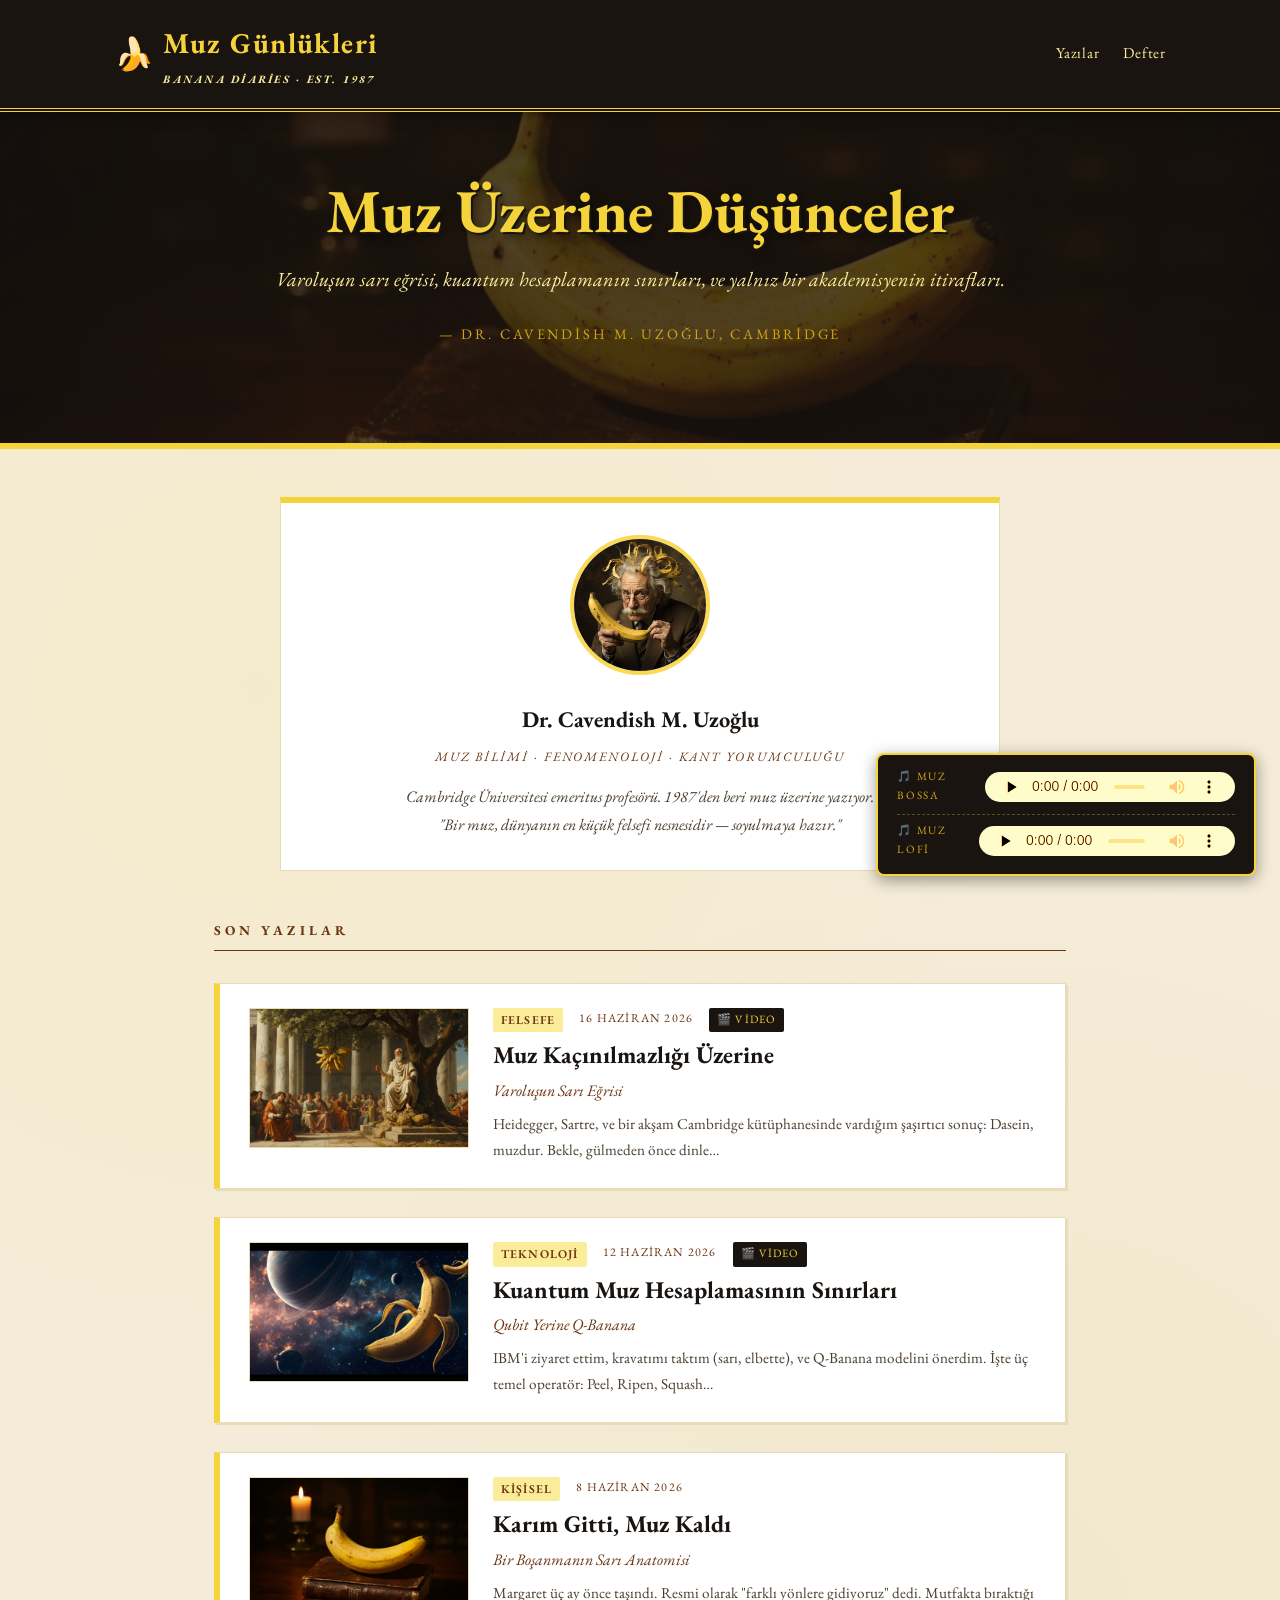
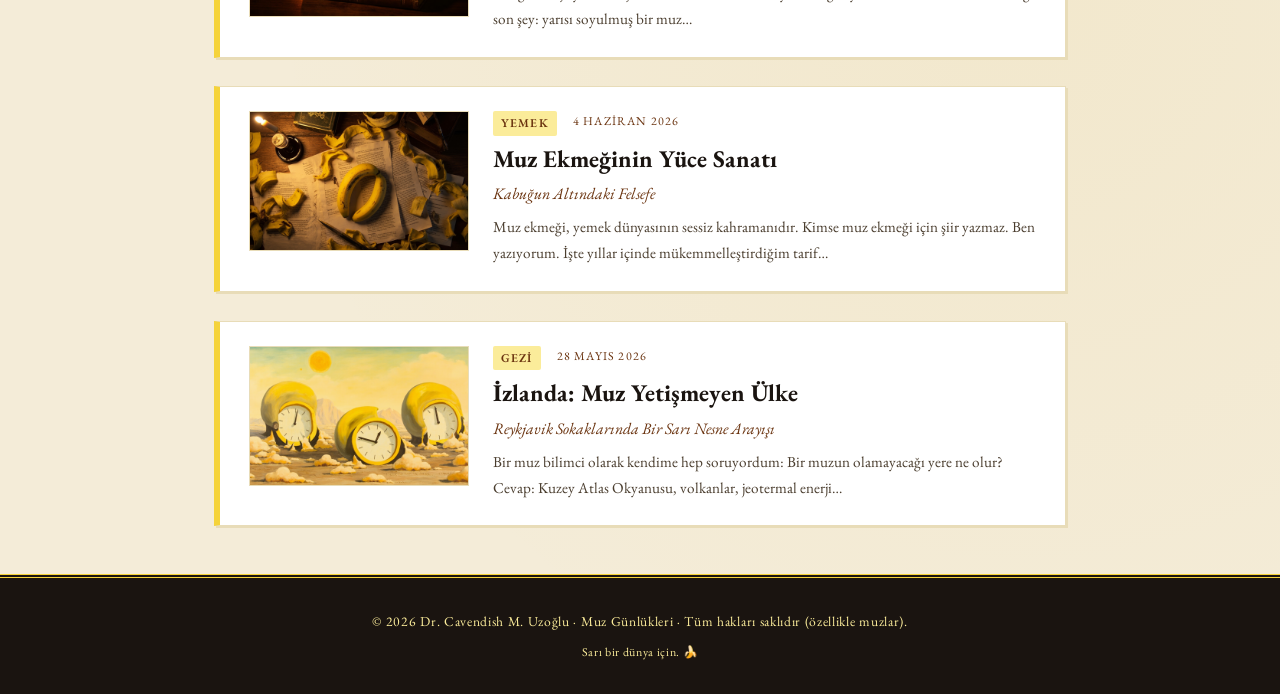
<file: index.html>
<!DOCTYPE html>
<html lang="tr">
<head>
  <meta charset="UTF-8" />
  <meta name="viewport" content="width=device-width, initial-scale=1.0" />
  <title>Muz Günlükleri — Dr. Cavendish M. Uzoğlu</title>
  <meta name="description" content="Dr. Cavendish M. Uzoğlu'nun muz üzerine felsefi, teknik ve kişisel yazıları." />
  <link rel="preconnect" href="https://fonts.googleapis.com" />
  <link rel="preconnect" href="https://fonts.gstatic.com" crossorigin />
  <link href="https://fonts.googleapis.com/css2?family=EB+Garamond:ital,wght@0,400;0,600;0,700;1,400&family=Inter:wght@400;500;600&display=swap" rel="stylesheet" />
  <link rel="stylesheet" href="styles.css" />
  <link rel="icon" href="data:image/svg+xml,%3Csvg xmlns='http://www.w3.org/2000/svg' viewBox='0 0 100 100'%3E%3Ctext y='.9em' font-size='90'%3E🍌%3C/text%3E%3C/svg%3E" />
</head>
<body>

  <header class="site-header">
    <div class="header-inner">
      <a href="index.html" class="brand">
        <span class="brand-icon">🍌</span>
        <span>
          Muz Günlükleri
          <span class="brand-sub">Banana Diaries · est. 1987</span>
        </span>
      </a>
      <nav class="nav">
        <a href="index.html">Yazılar</a>
        <a href="https://github.com/Reoxyus" target="_blank" rel="noopener">Defter</a>
      </nav>
    </div>
  </header>

  <section class="hero">
    <div class="hero-inner">
      <h1>Muz Üzerine Düşünceler</h1>
      <p>Varoluşun sarı eğrisi, kuantum hesaplamanın sınırları, ve yalnız bir akademisyenin itirafları.</p>
      <span class="author">— Dr. Cavendish M. Uzoğlu, Cambridge</span>
    </div>
  </section>

  <section class="intro">
    <img src="assets/images/portrait_001.jpg" alt="Dr. Cavendish M. Uzoğlu" class="portrait" />
    <h2>Dr. Cavendish M. Uzoğlu</h2>
    <p class="credentials">Muz Bilimi · Fenomenoloji · Kant Yorumculuğu</p>
    <p>Cambridge Üniversitesi emeritus profesörü. 1987'den beri muz üzerine yazıyor. <br />
    "Bir muz, dünyanın en küçük felsefi nesnesidir — soyulmaya hazır."</p>
  </section>

  <main class="posts">
    <h3 class="section-title">Son Yazılar</h3>

    <a class="post-card" href="posts/on-the-ineluctable-banana.html">
      <img class="thumb" src="assets/images/philosophy_001.jpg" alt="" />
      <div>
        <div class="meta">
          <span class="tag">Felsefe</span>
          <span>16 Haziran 2026</span>
          <span class="badge-video">🎬 video</span>
        </div>
        <h2>Muz Kaçınılmazlığı Üzerine</h2>
        <p class="subtitle">Varoluşun Sarı Eğrisi</p>
        <p class="excerpt">Heidegger, Sartre, ve bir akşam Cambridge kütüphanesinde vardığım şaşırtıcı sonuç: Dasein, muzdur. Bekle, gülmeden önce dinle…</p>
      </div>
    </a>

    <a class="post-card" href="posts/quantum-banana-computing.html">
      <img class="thumb" src="assets/images/cosmic_001.jpg" alt="" />
      <div>
        <div class="meta">
          <span class="tag">Teknoloji</span>
          <span>12 Haziran 2026</span>
          <span class="badge-video">🎬 video</span>
        </div>
        <h2>Kuantum Muz Hesaplamasının Sınırları</h2>
        <p class="subtitle">Qubit Yerine Q-Banana</p>
        <p class="excerpt">IBM'i ziyaret ettim, kravatımı taktım (sarı, elbette), ve Q-Banana modelini önerdim. İşte üç temel operatör: Peel, Ripen, Squash…</p>
      </div>
    </a>

    <a class="post-card" href="posts/my-wife-left-me-and-the-banana-stayed.html">
      <img class="thumb" src="assets/images/hero_001.jpg" alt="" />
      <div>
        <div class="meta">
          <span class="tag">Kişisel</span>
          <span>8 Haziran 2026</span>
        </div>
        <h2>Karım Gitti, Muz Kaldı</h2>
        <p class="subtitle">Bir Boşanmanın Sarı Anatomisi</p>
        <p class="excerpt">Margaret üç ay önce taşındı. Resmi olarak "farklı yönlere gidiyoruz" dedi. Mutfakta bıraktığı son şey: yarısı soyulmuş bir muz…</p>
      </div>
    </a>

    <a class="post-card" href="posts/the-sublime-art-of-banana-bread.html">
      <img class="thumb" src="assets/images/desk_001.jpg" alt="" />
      <div>
        <div class="meta">
          <span class="tag">Yemek</span>
          <span>4 Haziran 2026</span>
        </div>
        <h2>Muz Ekmeğinin Yüce Sanatı</h2>
        <p class="subtitle">Kabuğun Altındaki Felsefe</p>
        <p class="excerpt">Muz ekmeği, yemek dünyasının sessiz kahramanıdır. Kimse muz ekmeği için şiir yazmaz. Ben yazıyorum. İşte yıllar içinde mükemmelleştirdiğim tarif…</p>
      </div>
    </a>

    <a class="post-card" href="posts/iceland-where-bananas-do-not-grow.html">
      <img class="thumb" src="assets/images/surreal_001.jpg" alt="" />
      <div>
        <div class="meta">
          <span class="tag">Gezi</span>
          <span>28 Mayıs 2026</span>
        </div>
        <h2>İzlanda: Muz Yetişmeyen Ülke</h2>
        <p class="subtitle">Reykjavik Sokaklarında Bir Sarı Nesne Arayışı</p>
        <p class="excerpt">Bir muz bilimci olarak kendime hep soruyordum: Bir muzun olamayacağı yere ne olur? Cevap: Kuzey Atlas Okyanusu, volkanlar, jeotermal enerji…</p>
      </div>
    </a>
  </main>

  <div class="audio-dock">
    <div class="dock-row">
      <div>
        <span class="now-playing">🎵 Muz Bossa</span>
        <audio controls preload="none" src="assets/music/banana-bossa.mp3"></audio>
      </div>
      <div>
        <span class="now-playing">🎵 Muz Lofi</span>
        <audio controls preload="none" src="assets/music/banana-lofi.mp3"></audio>
      </div>
    </div>
  </div>

  <footer class="site-footer">
    <p>© 2026 Dr. Cavendish M. Uzoğlu · Muz Günlükleri · Tüm hakları saklıdır (özellikle muzlar).</p>
    <p style="margin-top: 0.5rem; font-size: 0.75rem;">Sarı bir dünya için. 🍌</p>
  </footer>

</body>
</html>
</file>
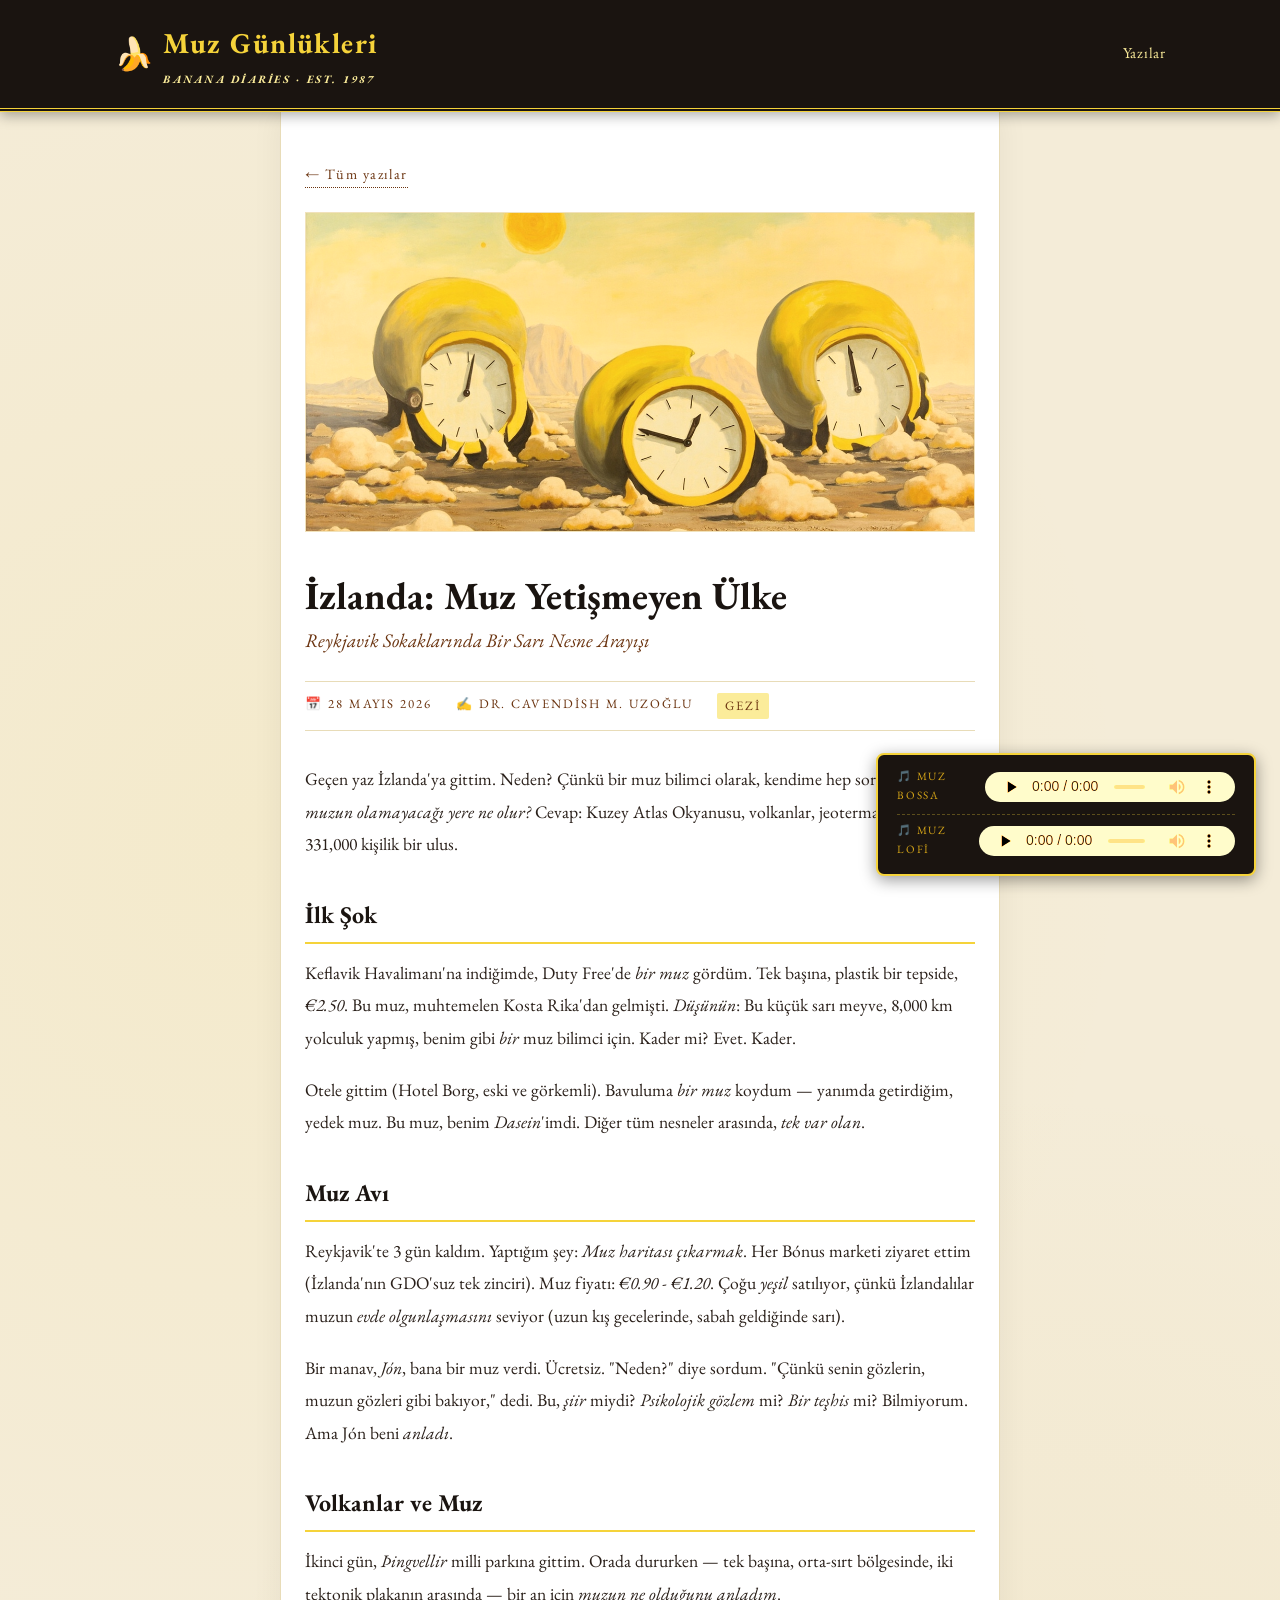
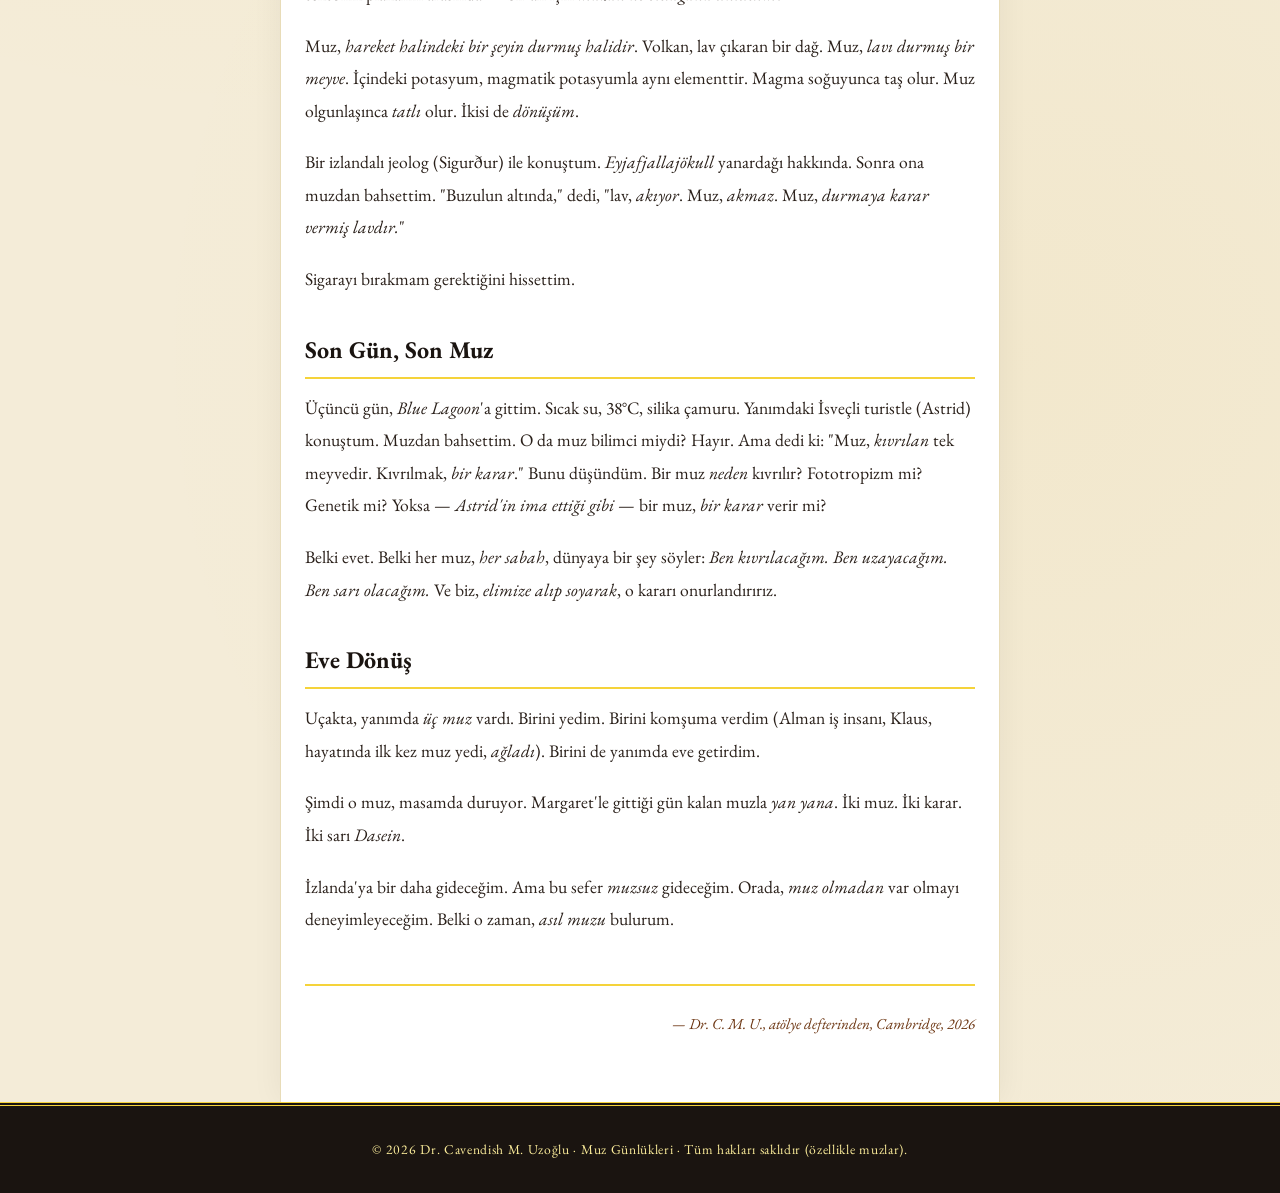
<file: posts/iceland-where-bananas-do-not-grow.html>
<!DOCTYPE html>
<html lang="tr">
<head>
  <meta charset="UTF-8" />
  <meta name="viewport" content="width=device-width, initial-scale=1.0" />
  <title>İzlanda: Muz Yetişmeyen Ülke — Muz Günlükleri</title>
  <link rel="preconnect" href="https://fonts.googleapis.com" />
  <link rel="preconnect" href="https://fonts.gstatic.com" crossorigin />
  <link href="https://fonts.googleapis.com/css2?family=EB+Garamond:ital,wght@0,400;0,600;0,700;1,400&family=Inter:wght@400;500;600&display=swap" rel="stylesheet" />
  <link rel="stylesheet" href="../styles.css" />
  <link rel="icon" href="data:image/svg+xml,%3Csvg xmlns='http://www.w3.org/2000/svg' viewBox='0 0 100 100'%3E%3Ctext y='.9em' font-size='90'%3E🍌%3C/text%3E%3C/svg%3E" />
</head>
<body>

  <header class="site-header">
    <div class="header-inner">
      <a href="../index.html" class="brand">
        <span class="brand-icon">🍌</span>
        <span>
          Muz Günlükleri
          <span class="brand-sub">Banana Diaries · est. 1987</span>
        </span>
      </a>
      <nav class="nav">
        <a href="../index.html">Yazılar</a>
      </nav>
    </div>
  </header>

  <article class="post-page">
    <a class="post-back" href="../index.html">← Tüm yazılar</a>
    <img class="post-hero" src="../assets/images/surreal_001.jpg" alt="" />
    <h1>İzlanda: Muz Yetişmeyen Ülke</h1>
    <p class="subtitle">Reykjavik Sokaklarında Bir Sarı Nesne Arayışı</p>
    <div class="post-meta">
      <span>📅 28 Mayıs 2026</span>
      <span>✍️ Dr. Cavendish M. Uzoğlu</span>
      <span class="tag" style="background: var(--banana-pale); padding: 2px 8px; border-radius: 2px;">Gezi</span>
    </div>

    <div class="post-body">
      <p>Geçen yaz İzlanda'ya gittim. Neden? Çünkü bir muz bilimci olarak, kendime hep soruyordum: <em>Bir muzun olamayacağı yere ne olur?</em> Cevap: Kuzey Atlas Okyanusu, volkanlar, jeotermal enerji, ve 331,000 kişilik bir ulus.</p>

      <h2>İlk Şok</h2>

      <p>Keflavik Havalimanı'na indiğimde, Duty Free'de <em>bir muz</em> gördüm. Tek başına, plastik bir tepside, <em>€2.50</em>. Bu muz, muhtemelen Kosta Rika'dan gelmişti. <em>Düşünün</em>: Bu küçük sarı meyve, 8,000 km yolculuk yapmış, benim gibi <em>bir</em> muz bilimci için. Kader mi? Evet. Kader.</p>

      <p>Otele gittim (Hotel Borg, eski ve görkemli). Bavuluma <em>bir muz</em> koydum — yanımda getirdiğim, yedek muz. Bu muz, benim <em>Dasein</em>'imdi. Diğer tüm nesneler arasında, <em>tek var olan</em>.</p>

      <h2>Muz Avı</h2>

      <p>Reykjavik'te 3 gün kaldım. Yaptığım şey: <em>Muz haritası çıkarmak</em>. Her Bónus marketi ziyaret ettim (İzlanda'nın GDO'suz tek zinciri). Muz fiyatı: <em>€0.90 - €1.20</em>. Çoğu <em>yeşil</em> satılıyor, çünkü İzlandalılar muzun <em>evde olgunlaşmasını</em> seviyor (uzun kış gecelerinde, sabah geldiğinde sarı).</p>

      <p>Bir manav, <em>Jón</em>, bana bir muz verdi. Ücretsiz. "Neden?" diye sordum. "Çünkü senin gözlerin, muzun gözleri gibi bakıyor," dedi. Bu, <em>şiir</em> miydi? <em>Psikolojik gözlem</em> mi? <em>Bir teşhis</em> mi? Bilmiyorum. Ama Jón beni <em>anladı</em>.</p>

      <h2>Volkanlar ve Muz</h2>

      <p>İkinci gün, <em>Þingvellir</em> milli parkına gittim. Orada dururken — tek başına, orta-sırt bölgesinde, iki tektonik plakanın arasında — bir an için <em>muzun ne olduğunu anladım</em>.</p>

      <p>Muz, <em>hareket halindeki bir şeyin durmuş halidir</em>. Volkan, lav çıkaran bir dağ. Muz, <em>lavı durmuş bir meyve</em>. İçindeki potasyum, magmatik potasyumla aynı elementtir. Magma soğuyunca taş olur. Muz olgunlaşınca <em>tatlı</em> olur. İkisi de <em>dönüşüm</em>.</p>

      <p>Bir izlandalı jeolog (Sigurður) ile konuştum. <em>Eyjafjallajökull</em> yanardağı hakkında. Sonra ona muzdan bahsettim. "Buzulun altında," dedi, "lav, <em>akıyor</em>. Muz, <em>akmaz</em>. Muz, <em>durmaya karar vermiş lavdır.</em>"</p>

      <p>Sigarayı bırakmam gerektiğini hissettim.</p>

      <h2>Son Gün, Son Muz</h2>

      <p>Üçüncü gün, <em>Blue Lagoon</em>'a gittim. Sıcak su, 38°C, silika çamuru. Yanımdaki İsveçli turistle (Astrid) konuştum. Muzdan bahsettim. O da muz bilimci miydi? Hayır. Ama dedi ki: "Muz, <em>kıvrılan</em> tek meyvedir. Kıvrılmak, <em>bir karar</em>." Bunu düşündüm. Bir muz <em>neden</em> kıvrılır? Fototropizm mi? Genetik mi? Yoksa — <em>Astrid'in ima ettiği gibi</em> — bir muz, <em>bir karar</em> verir mi?</p>

      <p>Belki evet. Belki her muz, <em>her sabah</em>, dünyaya bir şey söyler: <em>Ben kıvrılacağım. Ben uzayacağım. Ben sarı olacağım.</em> Ve biz, <em>elimize alıp soyarak</em>, o kararı onurlandırırız.</p>

      <h2>Eve Dönüş</h2>

      <p>Uçakta, yanımda <em>üç muz</em> vardı. Birini yedim. Birini komşuma verdim (Alman iş insanı, Klaus, hayatında ilk kez muz yedi, <em>ağladı</em>). Birini de yanımda eve getirdim.</p>

      <p>Şimdi o muz, masamda duruyor. Margaret'le gittiği gün kalan muzla <em>yan yana</em>. İki muz. İki karar. İki sarı <em>Dasein</em>.</p>

      <p>İzlanda'ya bir daha gideceğim. Ama bu sefer <em>muzsuz</em> gideceğim. Orada, <em>muz olmadan</em> var olmayı deneyimleyeceğim. Belki o zaman, <em>asıl muzu</em> bulurum.</p>

      <div class="post-signature">— Dr. C. M. U., atölye defterinden, Cambridge, 2026</div>
    </div>
  </article>

  <div class="audio-dock">
    <div class="dock-row">
      <div>
        <span class="now-playing">🎵 Muz Bossa</span>
        <audio controls preload="none" src="../assets/music/banana-bossa.mp3"></audio>
      </div>
      <div>
        <span class="now-playing">🎵 Muz Lofi</span>
        <audio controls preload="none" src="../assets/music/banana-lofi.mp3"></audio>
      </div>
    </div>
  </div>

  <footer class="site-footer">
    <p>© 2026 Dr. Cavendish M. Uzoğlu · Muz Günlükleri · Tüm hakları saklıdır (özellikle muzlar).</p>
  </footer>

</body>
</html>
</file>
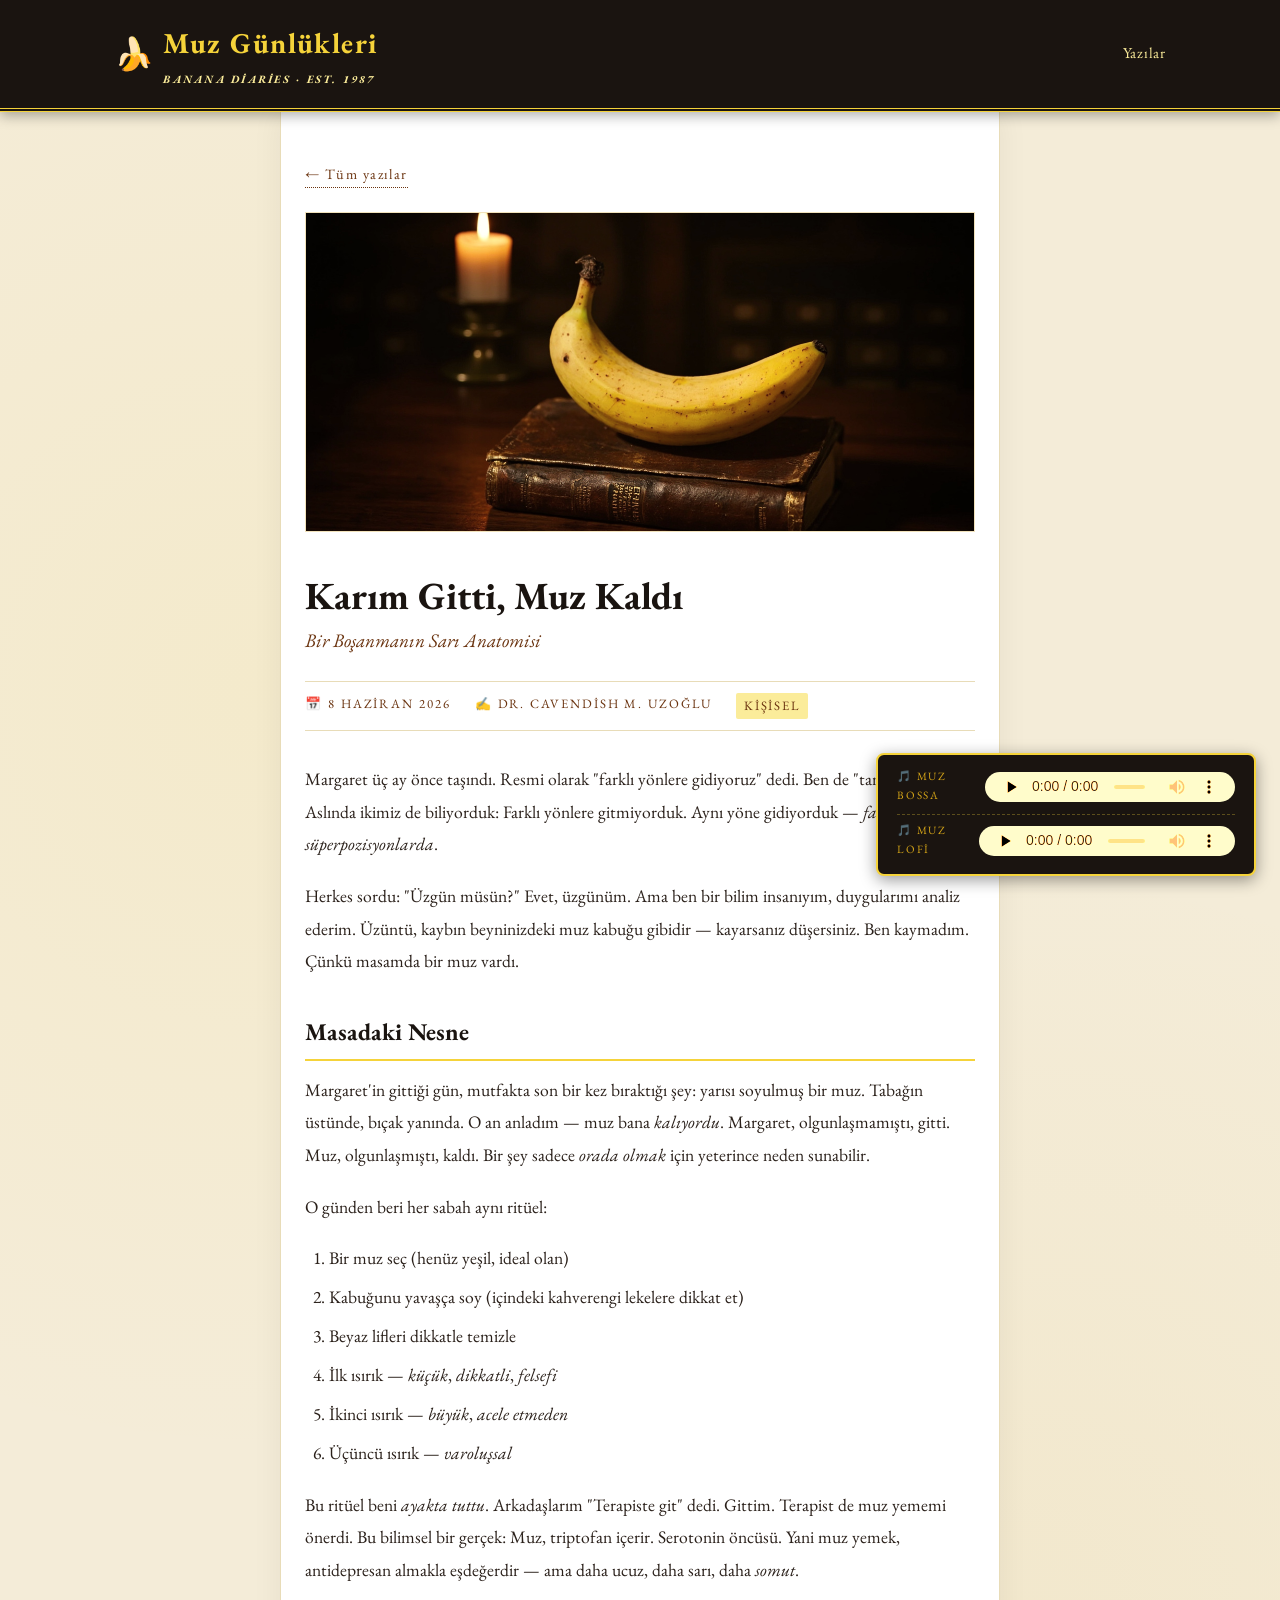
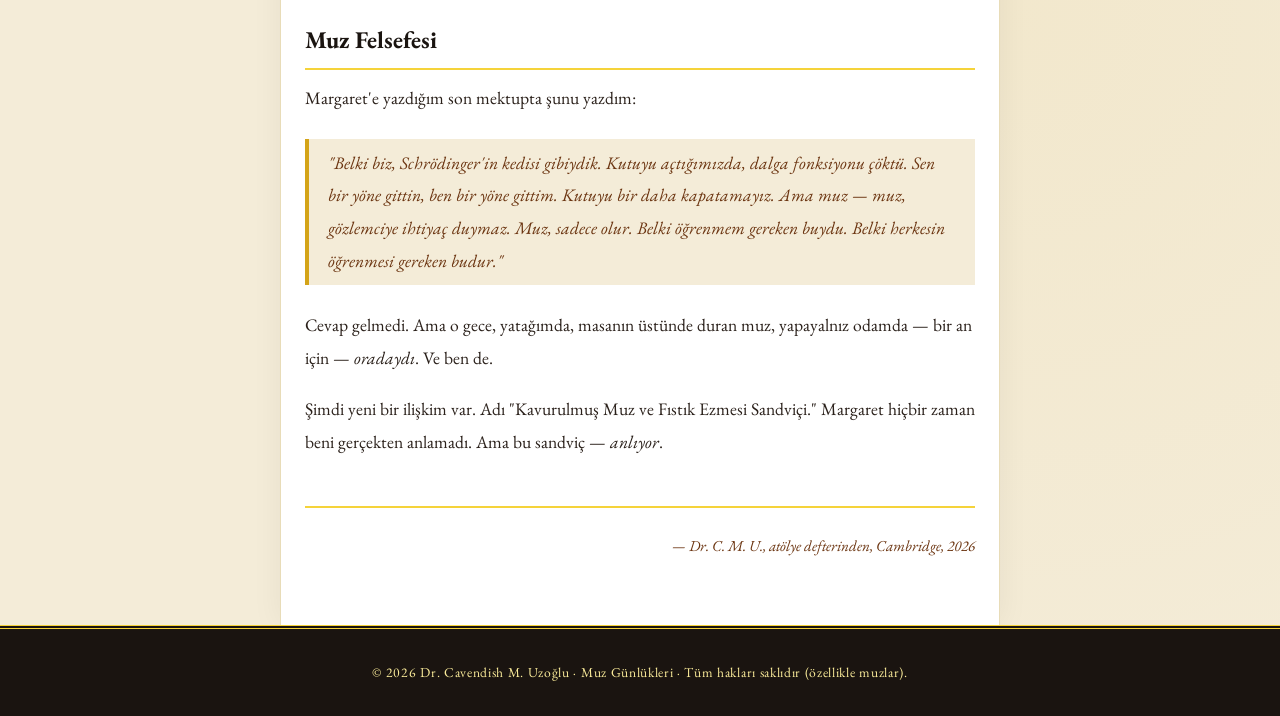
<file: posts/my-wife-left-me-and-the-banana-stayed.html>
<!DOCTYPE html>
<html lang="tr">
<head>
  <meta charset="UTF-8" />
  <meta name="viewport" content="width=device-width, initial-scale=1.0" />
  <title>Karım Gitti, Muz Kaldı — Muz Günlükleri</title>
  <link rel="preconnect" href="https://fonts.googleapis.com" />
  <link rel="preconnect" href="https://fonts.gstatic.com" crossorigin />
  <link href="https://fonts.googleapis.com/css2?family=EB+Garamond:ital,wght@0,400;0,600;0,700;1,400&family=Inter:wght@400;500;600&display=swap" rel="stylesheet" />
  <link rel="stylesheet" href="../styles.css" />
  <link rel="icon" href="data:image/svg+xml,%3Csvg xmlns='http://www.w3.org/2000/svg' viewBox='0 0 100 100'%3E%3Ctext y='.9em' font-size='90'%3E🍌%3C/text%3E%3C/svg%3E" />
</head>
<body>

  <header class="site-header">
    <div class="header-inner">
      <a href="../index.html" class="brand">
        <span class="brand-icon">🍌</span>
        <span>
          Muz Günlükleri
          <span class="brand-sub">Banana Diaries · est. 1987</span>
        </span>
      </a>
      <nav class="nav">
        <a href="../index.html">Yazılar</a>
      </nav>
    </div>
  </header>

  <article class="post-page">
    <a class="post-back" href="../index.html">← Tüm yazılar</a>
    <img class="post-hero" src="../assets/images/hero_001.jpg" alt="" />
    <h1>Karım Gitti, Muz Kaldı</h1>
    <p class="subtitle">Bir Boşanmanın Sarı Anatomisi</p>
    <div class="post-meta">
      <span>📅 8 Haziran 2026</span>
      <span>✍️ Dr. Cavendish M. Uzoğlu</span>
      <span class="tag" style="background: var(--banana-pale); padding: 2px 8px; border-radius: 2px;">Kişisel</span>
    </div>

    <div class="post-body">
      <p>Margaret üç ay önce taşındı. Resmi olarak "farklı yönlere gidiyoruz" dedi. Ben de "tamam" dedim. Aslında ikimiz de biliyorduk: Farklı yönlere gitmiyorduk. Aynı yöne gidiyorduk — <em>farklı süperpozisyonlarda</em>.</p>

      <p>Herkes sordu: "Üzgün müsün?" Evet, üzgünüm. Ama ben bir bilim insanıyım, duygularımı analiz ederim. Üzüntü, kaybın beyninizdeki muz kabuğu gibidir — kayarsanız düşersiniz. Ben kaymadım. Çünkü masamda bir muz vardı.</p>

      <h2>Masadaki Nesne</h2>

      <p>Margaret'in gittiği gün, mutfakta son bir kez bıraktığı şey: yarısı soyulmuş bir muz. Tabağın üstünde, bıçak yanında. O an anladım — muz bana <em>kalıyordu</em>. Margaret, olgunlaşmamıştı, gitti. Muz, olgunlaşmıştı, kaldı. Bir şey sadece <em>orada olmak</em> için yeterince neden sunabilir.</p>

      <p>O günden beri her sabah aynı ritüel:</p>
      <ol>
        <li>Bir muz seç (henüz yeşil, ideal olan)</li>
        <li>Kabuğunu yavaşça soy (içindeki kahverengi lekelere dikkat et)</li>
        <li>Beyaz lifleri dikkatle temizle</li>
        <li>İlk ısırık — <em>küçük</em>, <em>dikkatli</em>, <em>felsefi</em></li>
        <li>İkinci ısırık — <em>büyük</em>, <em>acele etmeden</em></li>
        <li>Üçüncü ısırık — <em>varoluşsal</em></li>
      </ol>

      <p>Bu ritüel beni <em>ayakta tuttu</em>. Arkadaşlarım "Terapiste git" dedi. Gittim. Terapist de muz yememi önerdi. Bu bilimsel bir gerçek: Muz, triptofan içerir. Serotonin öncüsü. Yani muz yemek, antidepresan almakla eşdeğerdir — ama daha ucuz, daha sarı, daha <em>somut</em>.</p>

      <h2>Muz Felsefesi</h2>

      <p>Margaret'e yazdığım son mektupta şunu yazdım:</p>

      <blockquote>
        "Belki biz, Schrödinger'in kedisi gibiydik. Kutuyu açtığımızda, dalga fonksiyonu çöktü. Sen bir yöne gittin, ben bir yöne gittim. Kutuyu bir daha kapatamayız. Ama muz — muz, gözlemciye ihtiyaç duymaz. Muz, sadece <em>olur</em>. Belki öğrenmem gereken buydu. Belki herkesin öğrenmesi gereken budur."
      </blockquote>

      <p>Cevap gelmedi. Ama o gece, yatağımda, masanın üstünde duran muz, yapayalnız odamda — bir an için — <em>oradaydı</em>. Ve ben de.</p>

      <p>Şimdi yeni bir ilişkim var. Adı "Kavurulmuş Muz ve Fıstık Ezmesi Sandviçi." Margaret hiçbir zaman beni gerçekten anlamadı. Ama bu sandviç — <em>anlıyor</em>.</p>

      <div class="post-signature">— Dr. C. M. U., atölye defterinden, Cambridge, 2026</div>
    </div>
  </article>

  <div class="audio-dock">
    <div class="dock-row">
      <div>
        <span class="now-playing">🎵 Muz Bossa</span>
        <audio controls preload="none" src="../assets/music/banana-bossa.mp3"></audio>
      </div>
      <div>
        <span class="now-playing">🎵 Muz Lofi</span>
        <audio controls preload="none" src="../assets/music/banana-lofi.mp3"></audio>
      </div>
    </div>
  </div>

  <footer class="site-footer">
    <p>© 2026 Dr. Cavendish M. Uzoğlu · Muz Günlükleri · Tüm hakları saklıdır (özellikle muzlar).</p>
  </footer>

</body>
</html>
</file>
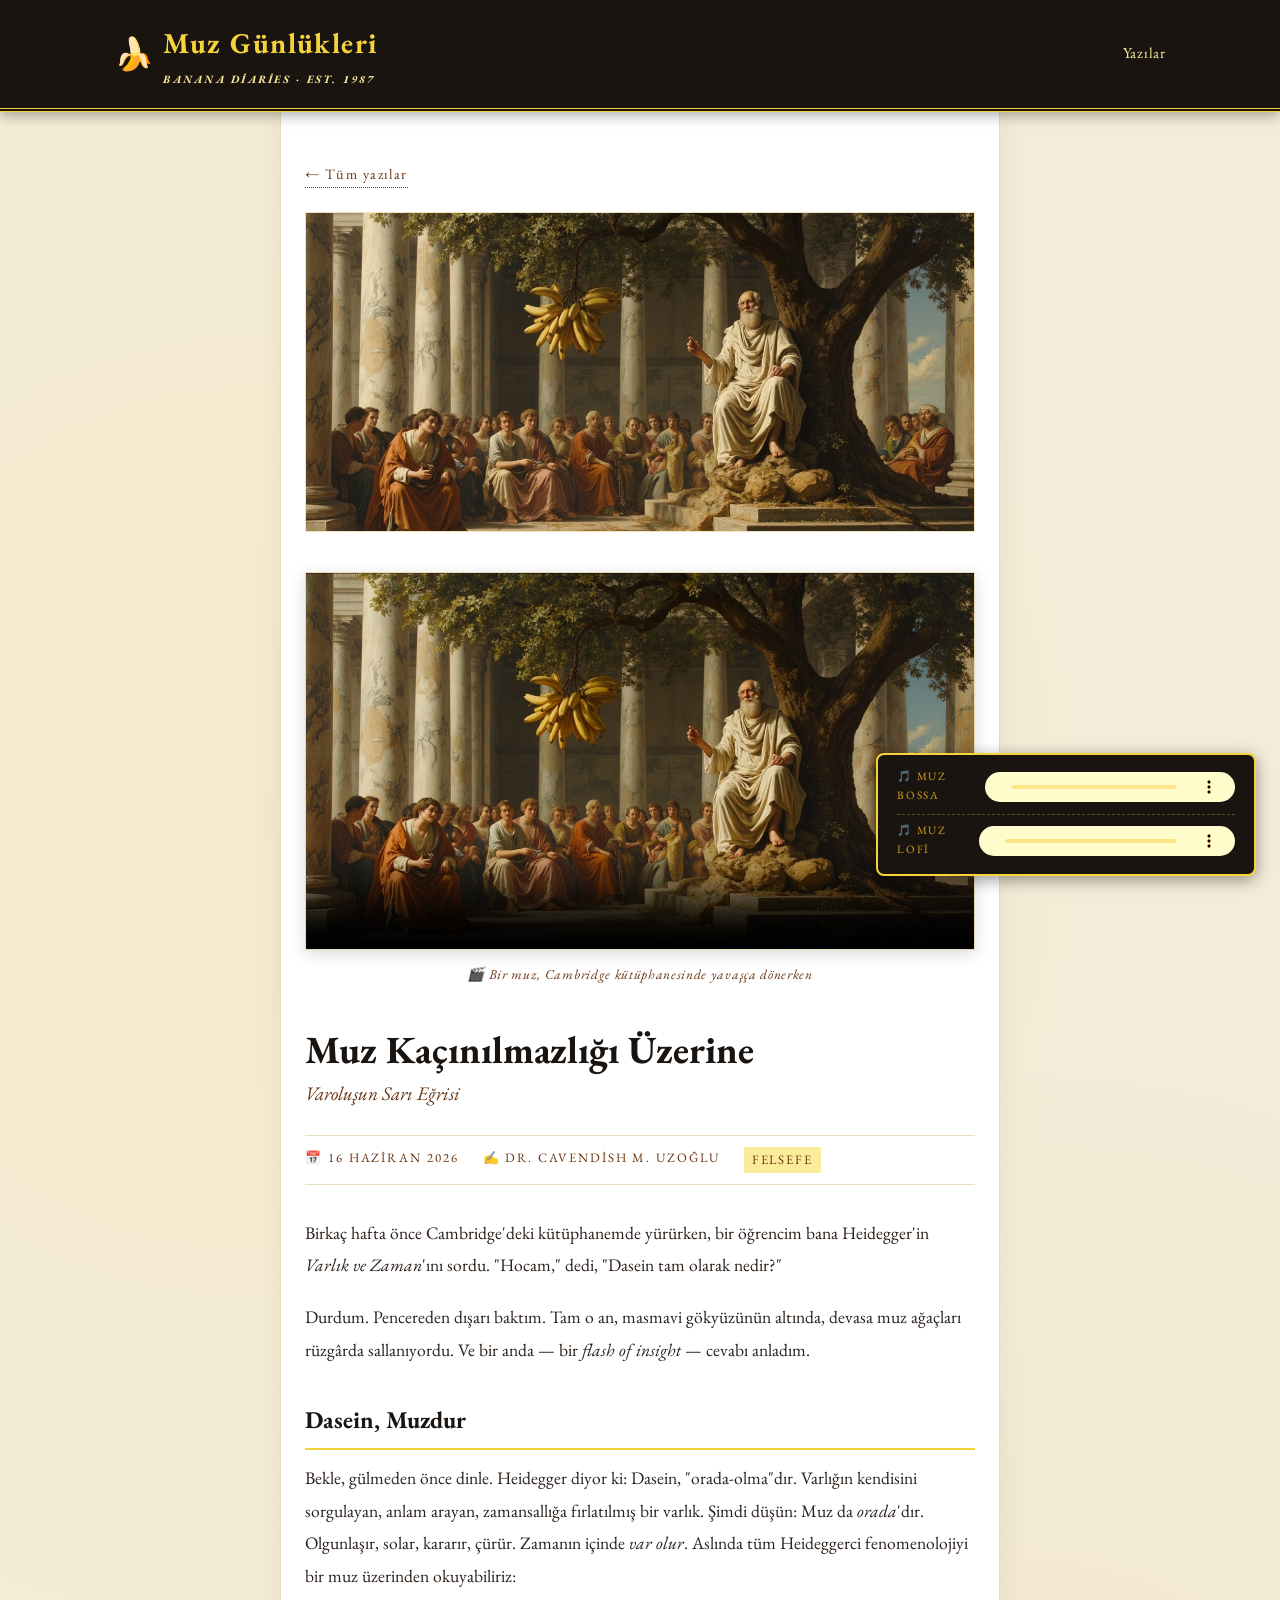
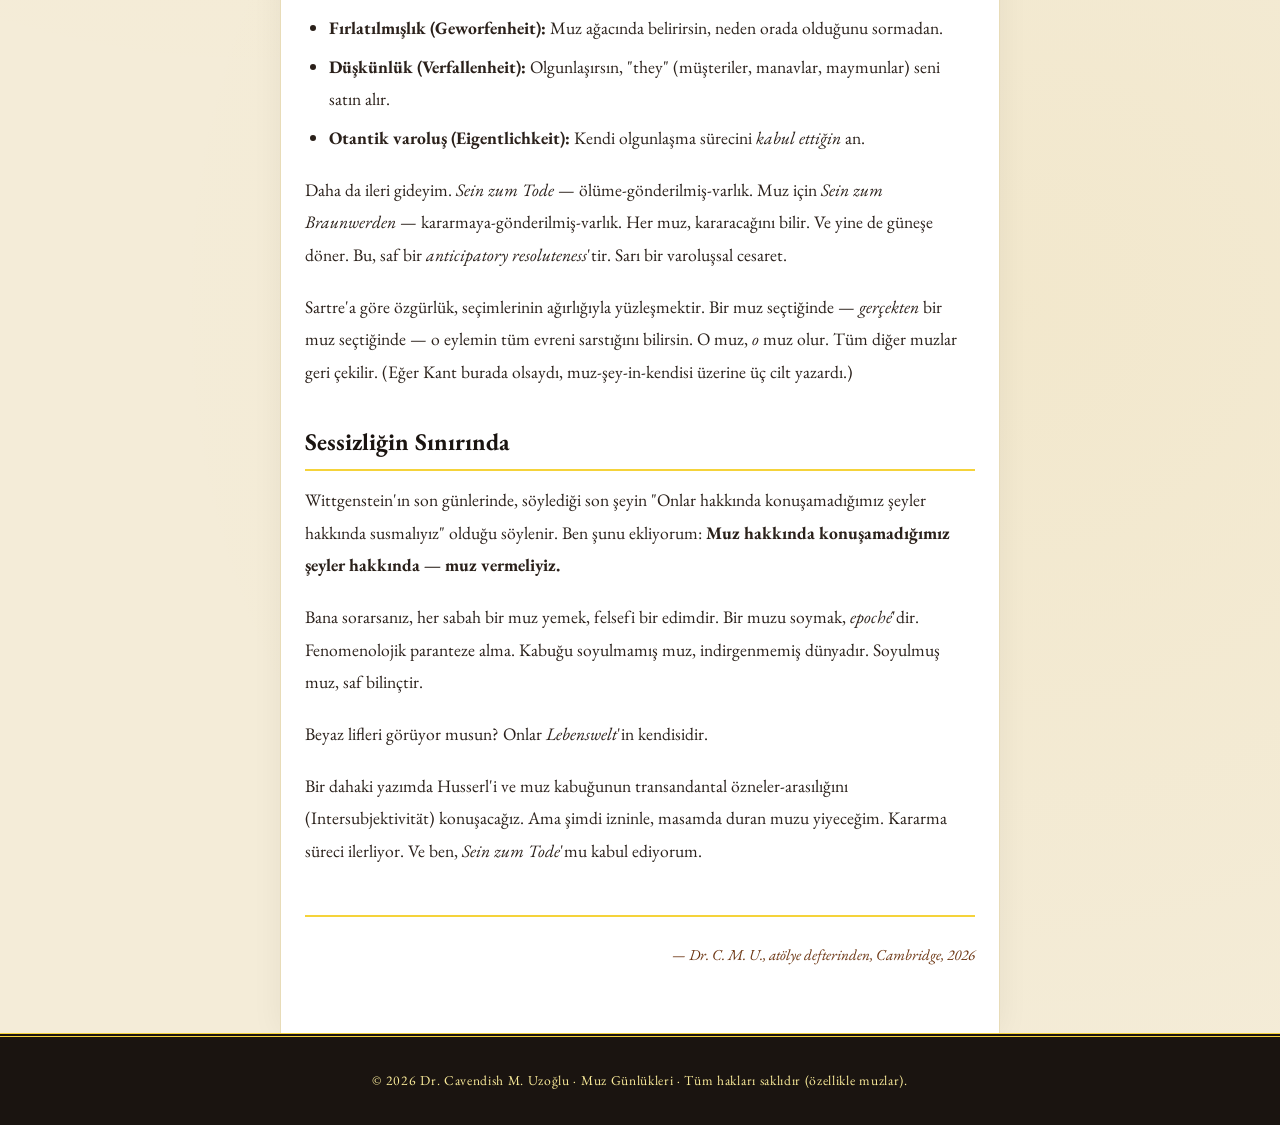
<file: posts/on-the-ineluctable-banana.html>
<!DOCTYPE html>
<html lang="tr">
<head>
  <meta charset="UTF-8" />
  <meta name="viewport" content="width=device-width, initial-scale=1.0" />
  <title>Muz Kaçınılmazlığı Üzerine — Muz Günlükleri</title>
  <link rel="preconnect" href="https://fonts.googleapis.com" />
  <link rel="preconnect" href="https://fonts.gstatic.com" crossorigin />
  <link href="https://fonts.googleapis.com/css2?family=EB+Garamond:ital,wght@0,400;0,600;0,700;1,400&family=Inter:wght@400;500;600&display=swap" rel="stylesheet" />
  <link rel="stylesheet" href="../styles.css" />
  <link rel="icon" href="data:image/svg+xml,%3Csvg xmlns='http://www.w3.org/2000/svg' viewBox='0 0 100 100'%3E%3Ctext y='.9em' font-size='90'%3E🍌%3C/text%3E%3C/svg%3E" />
</head>
<body>

  <header class="site-header">
    <div class="header-inner">
      <a href="../index.html" class="brand">
        <span class="brand-icon">🍌</span>
        <span>
          Muz Günlükleri
          <span class="brand-sub">Banana Diaries · est. 1987</span>
        </span>
      </a>
      <nav class="nav">
        <a href="../index.html">Yazılar</a>
      </nav>
    </div>
  </header>

  <article class="post-page">
    <a class="post-back" href="../index.html">← Tüm yazılar</a>
    <img class="post-hero" src="../assets/images/philosophy_001.jpg" alt="" />
    <video class="post-video" controls autoplay loop muted playsinline poster="../assets/images/philosophy_001.jpg">
      <source src="../assets/video/banana-philosophy.mp4" type="video/mp4" />
      Tarayıcınız video etiketini desteklemiyor.
    </video>
    <p class="video-caption">Bir muz, Cambridge kütüphanesinde yavaşça dönerken</p>
    <h1>Muz Kaçınılmazlığı Üzerine</h1>
    <p class="subtitle">Varoluşun Sarı Eğrisi</p>
    <div class="post-meta">
      <span>📅 16 Haziran 2026</span>
      <span>✍️ Dr. Cavendish M. Uzoğlu</span>
      <span class="tag" style="background: var(--banana-pale); padding: 2px 8px; border-radius: 2px;">Felsefe</span>
    </div>

    <div class="post-body">
      <p>Birkaç hafta önce Cambridge'deki kütüphanemde yürürken, bir öğrencim bana Heidegger'in <em>Varlık ve Zaman</em>'ını sordu. "Hocam," dedi, "Dasein tam olarak nedir?"</p>

      <p>Durdum. Pencereden dışarı baktım. Tam o an, masmavi gökyüzünün altında, devasa muz ağaçları rüzgârda sallanıyordu. Ve bir anda — bir <em>flash of insight</em> — cevabı anladım.</p>

      <h2>Dasein, Muzdur</h2>

      <p>Bekle, gülmeden önce dinle. Heidegger diyor ki: Dasein, "orada-olma"dır. Varlığın kendisini sorgulayan, anlam arayan, zamansallığa fırlatılmış bir varlık. Şimdi düşün: Muz da <em>orada</em>'dır. Olgunlaşır, solar, kararır, çürür. Zamanın içinde <em>var olur</em>. Aslında tüm Heideggerci fenomenolojiyi bir muz üzerinden okuyabiliriz:</p>

      <ul>
        <li><strong>Fırlatılmışlık (Geworfenheit):</strong> Muz ağacında belirirsin, neden orada olduğunu sormadan.</li>
        <li><strong>Düşkünlük (Verfallenheit):</strong> Olgunlaşırsın, "they" (müşteriler, manavlar, maymunlar) seni satın alır.</li>
        <li><strong>Otantik varoluş (Eigentlichkeit):</strong> Kendi olgunlaşma sürecini <em>kabul ettiğin</em> an.</li>
      </ul>

      <p>Daha da ileri gideyim. <em>Sein zum Tode</em> — ölüme-gönderilmiş-varlık. Muz için <em>Sein zum Braunwerden</em> — kararmaya-gönderilmiş-varlık. Her muz, kararacağını bilir. Ve yine de güneşe döner. Bu, saf bir <em>anticipatory resoluteness</em>'tir. Sarı bir varoluşsal cesaret.</p>

      <p>Sartre'a göre özgürlük, seçimlerinin ağırlığıyla yüzleşmektir. Bir muz seçtiğinde — <em>gerçekten</em> bir muz seçtiğinde — o eylemin tüm evreni sarstığını bilirsin. O muz, <em>o</em> muz olur. Tüm diğer muzlar geri çekilir. (Eğer Kant burada olsaydı, muz-şey-in-kendisi üzerine üç cilt yazardı.)</p>

      <h2>Sessizliğin Sınırında</h2>

      <p>Wittgenstein'ın son günlerinde, söylediği son şeyin "Onlar hakkında konuşamadığımız şeyler hakkında susmalıyız" olduğu söylenir. Ben şunu ekliyorum: <strong>Muz hakkında konuşamadığımız şeyler hakkında — muz vermeliyiz.</strong></p>

      <p>Bana sorarsanız, her sabah bir muz yemek, felsefi bir edimdir. Bir muzu soymak, <em>epoché</em>'dir. Fenomenolojik paranteze alma. Kabuğu soyulmamış muz, indirgenmemiş dünyadır. Soyulmuş muz, saf bilinçtir.</p>

      <p>Beyaz lifleri görüyor musun? Onlar <em>Lebenswelt</em>'in kendisidir.</p>

      <p>Bir dahaki yazımda Husserl'i ve muz kabuğunun transandantal özneler-arasılığını (Intersubjektivität) konuşacağız. Ama şimdi izninle, masamda duran muzu yiyeceğim. Kararma süreci ilerliyor. Ve ben, <em>Sein zum Tode</em>'mu kabul ediyorum.</p>

      <div class="post-signature">— Dr. C. M. U., atölye defterinden, Cambridge, 2026</div>
    </div>
  </article>

  <div class="audio-dock">
    <div class="dock-row">
      <div>
        <span class="now-playing">🎵 Muz Bossa</span>
        <audio controls preload="none" src="../assets/music/banana-bossa.mp3"></audio>
      </div>
      <div>
        <span class="now-playing">🎵 Muz Lofi</span>
        <audio controls preload="none" src="../assets/music/banana-lofi.mp3"></audio>
      </div>
    </div>
  </div>

  <footer class="site-footer">
    <p>© 2026 Dr. Cavendish M. Uzoğlu · Muz Günlükleri · Tüm hakları saklıdır (özellikle muzlar).</p>
  </footer>

</body>
</html>
</file>
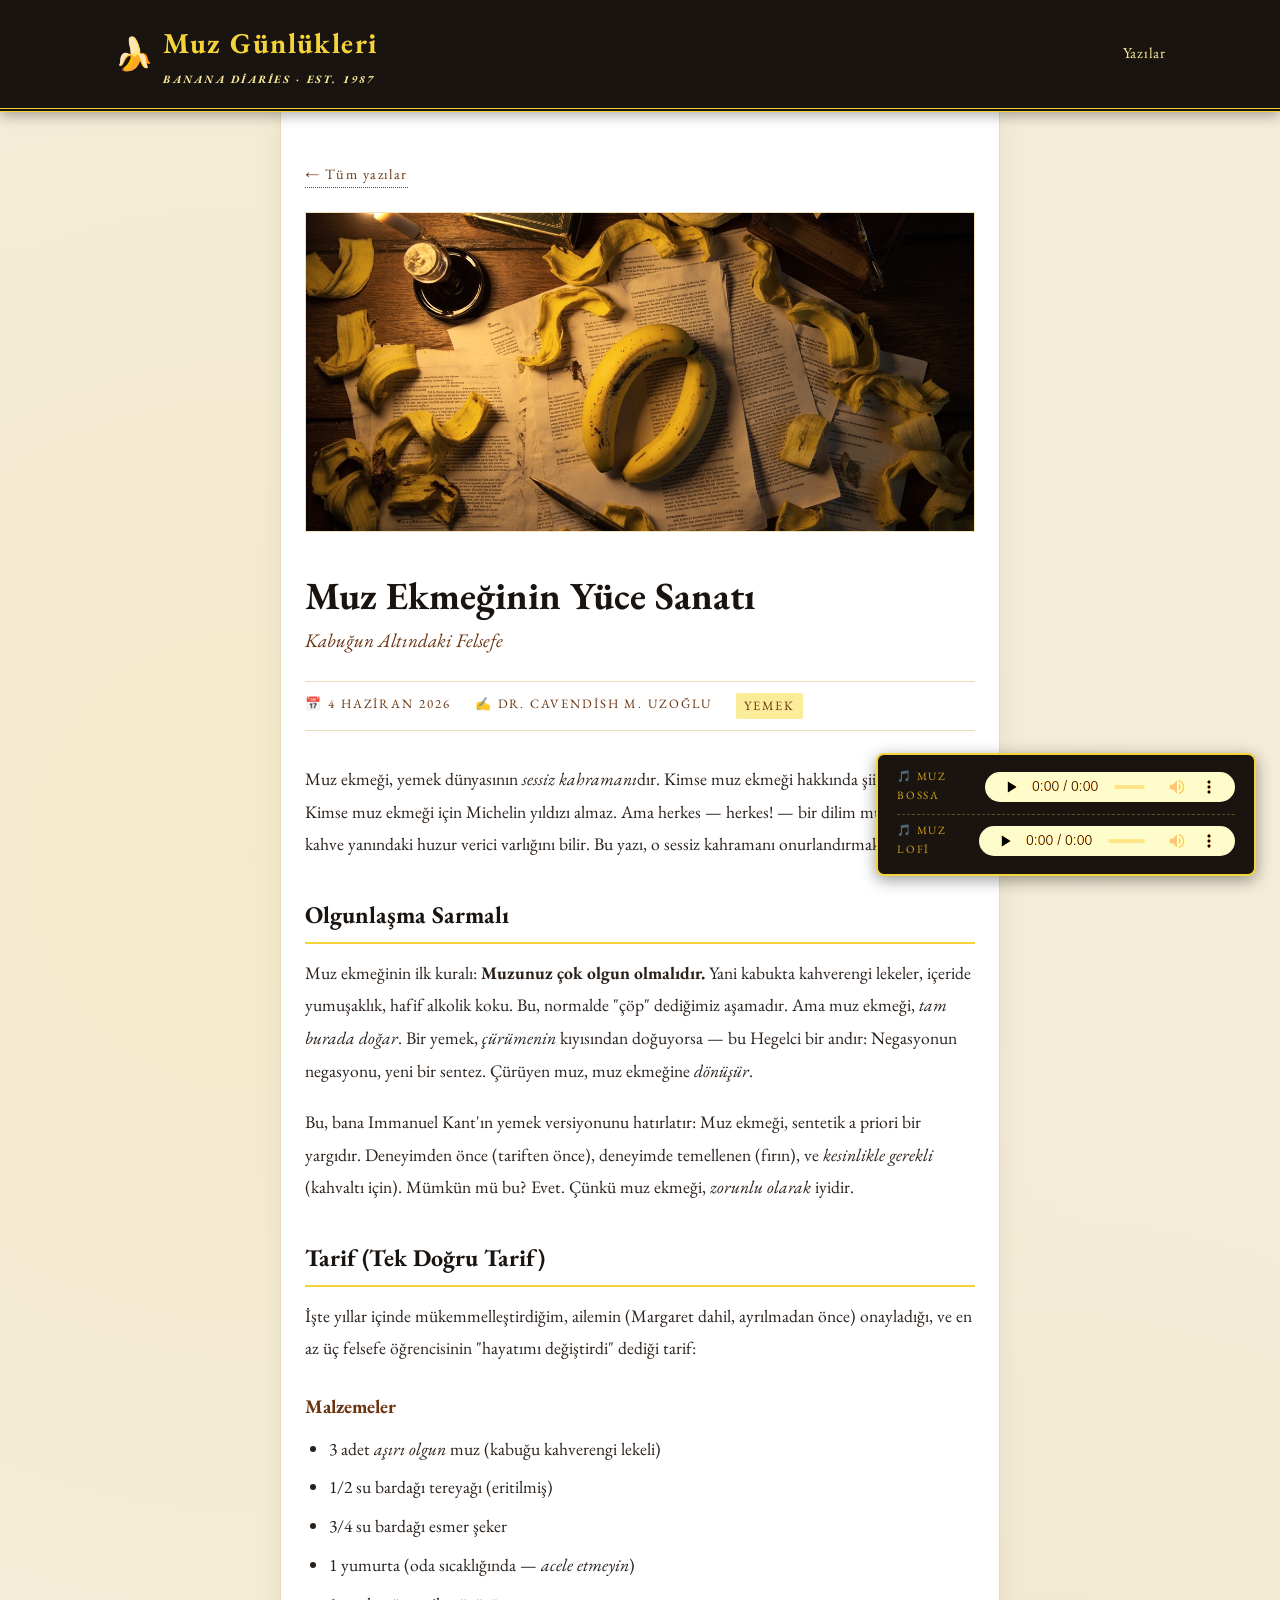
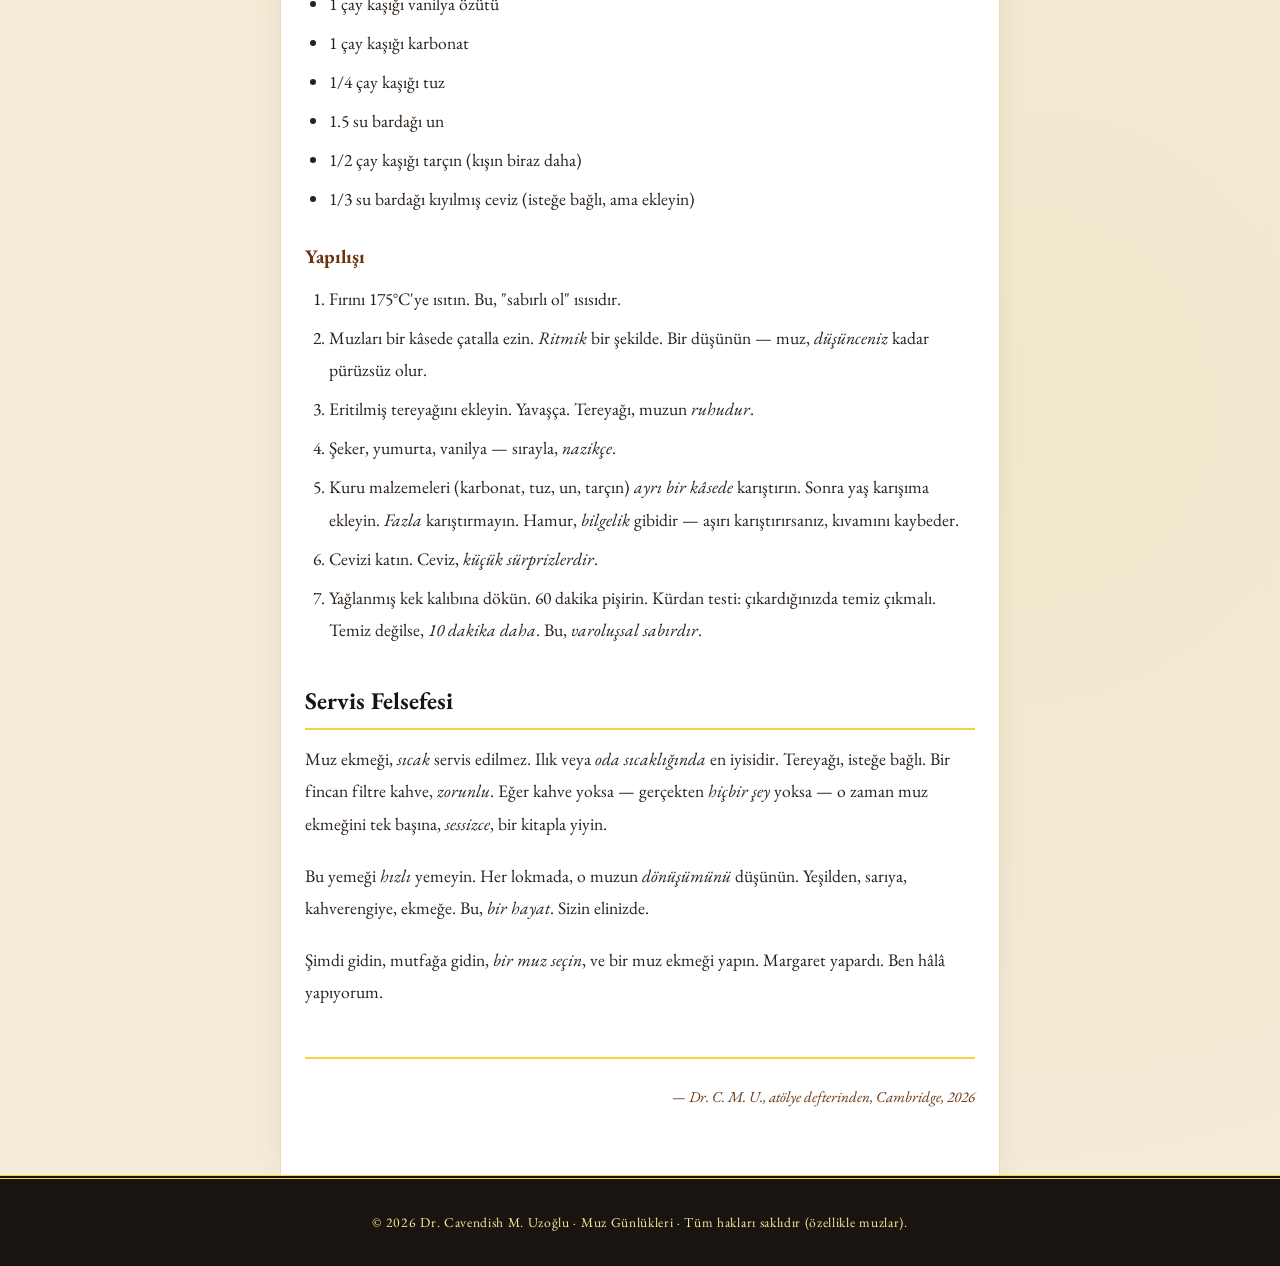
<file: posts/the-sublime-art-of-banana-bread.html>
<!DOCTYPE html>
<html lang="tr">
<head>
  <meta charset="UTF-8" />
  <meta name="viewport" content="width=device-width, initial-scale=1.0" />
  <title>Muz Ekmeğinin Yüce Sanatı — Muz Günlükleri</title>
  <link rel="preconnect" href="https://fonts.googleapis.com" />
  <link rel="preconnect" href="https://fonts.gstatic.com" crossorigin />
  <link href="https://fonts.googleapis.com/css2?family=EB+Garamond:ital,wght@0,400;0,600;0,700;1,400&family=Inter:wght@400;500;600&display=swap" rel="stylesheet" />
  <link rel="stylesheet" href="../styles.css" />
  <link rel="icon" href="data:image/svg+xml,%3Csvg xmlns='http://www.w3.org/2000/svg' viewBox='0 0 100 100'%3E%3Ctext y='.9em' font-size='90'%3E🍌%3C/text%3E%3C/svg%3E" />
</head>
<body>

  <header class="site-header">
    <div class="header-inner">
      <a href="../index.html" class="brand">
        <span class="brand-icon">🍌</span>
        <span>
          Muz Günlükleri
          <span class="brand-sub">Banana Diaries · est. 1987</span>
        </span>
      </a>
      <nav class="nav">
        <a href="../index.html">Yazılar</a>
      </nav>
    </div>
  </header>

  <article class="post-page">
    <a class="post-back" href="../index.html">← Tüm yazılar</a>
    <img class="post-hero" src="../assets/images/desk_001.jpg" alt="" />
    <h1>Muz Ekmeğinin Yüce Sanatı</h1>
    <p class="subtitle">Kabuğun Altındaki Felsefe</p>
    <div class="post-meta">
      <span>📅 4 Haziran 2026</span>
      <span>✍️ Dr. Cavendish M. Uzoğlu</span>
      <span class="tag" style="background: var(--banana-pale); padding: 2px 8px; border-radius: 2px;">Yemek</span>
    </div>

    <div class="post-body">
      <p>Muz ekmeği, yemek dünyasının <em>sessiz kahramanı</em>dır. Kimse muz ekmeği hakkında şiir yazmaz. Kimse muz ekmeği için Michelin yıldızı almaz. Ama herkes — herkes! — bir dilim muz ekmeğinin kahve yanındaki huzur verici varlığını bilir. Bu yazı, o sessiz kahramanı onurlandırmak içindir.</p>

      <h2>Olgunlaşma Sarmalı</h2>

      <p>Muz ekmeğinin ilk kuralı: <strong>Muzunuz çok olgun olmalıdır.</strong> Yani kabukta kahverengi lekeler, içeride yumuşaklık, hafif alkolik koku. Bu, normalde "çöp" dediğimiz aşamadır. Ama muz ekmeği, <em>tam burada doğar</em>. Bir yemek, <em>çürümenin</em> kıyısından doğuyorsa — bu Hegelci bir andır: Negasyonun negasyonu, yeni bir sentez. Çürüyen muz, muz ekmeğine <em>dönüşür</em>.</p>

      <p>Bu, bana Immanuel Kant'ın yemek versiyonunu hatırlatır: Muz ekmeği, sentetik a priori bir yargıdır. Deneyimden önce (tariften önce), deneyimde temellenen (fırın), ve <em>kesinlikle gerekli</em> (kahvaltı için). Mümkün mü bu? Evet. Çünkü muz ekmeği, <em>zorunlu olarak</em> iyidir.</p>

      <h2>Tarif (Tek Doğru Tarif)</h2>

      <p>İşte yıllar içinde mükemmelleştirdiğim, ailemin (Margaret dahil, ayrılmadan önce) onayladığı, ve en az üç felsefe öğrencisinin "hayatımı değiştirdi" dediği tarif:</p>

      <h3>Malzemeler</h3>
      <ul>
        <li>3 adet <em>aşırı olgun</em> muz (kabuğu kahverengi lekeli)</li>
        <li>1/2 su bardağı tereyağı (eritilmiş)</li>
        <li>3/4 su bardağı esmer şeker</li>
        <li>1 yumurta (oda sıcaklığında — <em>acele etmeyin</em>)</li>
        <li>1 çay kaşığı vanilya özütü</li>
        <li>1 çay kaşığı karbonat</li>
        <li>1/4 çay kaşığı tuz</li>
        <li>1.5 su bardağı un</li>
        <li>1/2 çay kaşığı tarçın (kışın biraz daha)</li>
        <li>1/3 su bardağı kıyılmış ceviz (isteğe bağlı, ama ekleyin)</li>
      </ul>

      <h3>Yapılışı</h3>
      <ol>
        <li>Fırını 175°C'ye ısıtın. Bu, "sabırlı ol" ısısıdır.</li>
        <li>Muzları bir kâsede çatalla ezin. <em>Ritmik</em> bir şekilde. Bir düşünün — muz, <em>düşünceniz</em> kadar pürüzsüz olur.</li>
        <li>Eritilmiş tereyağını ekleyin. Yavaşça. Tereyağı, muzun <em>ruhudur</em>.</li>
        <li>Şeker, yumurta, vanilya — sırayla, <em>nazikçe</em>.</li>
        <li>Kuru malzemeleri (karbonat, tuz, un, tarçın) <em>ayrı bir kâsede</em> karıştırın. Sonra yaş karışıma ekleyin. <em>Fazla</em> karıştırmayın. Hamur, <em>bilgelik</em> gibidir — aşırı karıştırırsanız, kıvamını kaybeder.</li>
        <li>Cevizi katın. Ceviz, <em>küçük sürprizlerdir</em>.</li>
        <li>Yağlanmış kek kalıbına dökün. 60 dakika pişirin. Kürdan testi: çıkardığınızda temiz çıkmalı. Temiz değilse, <em>10 dakika daha</em>. Bu, <em>varoluşsal sabırdır</em>.</li>
      </ol>

      <h2>Servis Felsefesi</h2>

      <p>Muz ekmeği, <em>sıcak</em> servis edilmez. Ilık veya <em>oda sıcaklığında</em> en iyisidir. Tereyağı, isteğe bağlı. Bir fincan filtre kahve, <em>zorunlu</em>. Eğer kahve yoksa — gerçekten <em>hiçbir şey</em> yoksa — o zaman muz ekmeğini tek başına, <em>sessizce</em>, bir kitapla yiyin.</p>

      <p>Bu yemeği <em>hızlı</em> yemeyin. Her lokmada, o muzun <em>dönüşümünü</em> düşünün. Yeşilden, sarıya, kahverengiye, ekmeğe. Bu, <em>bir hayat</em>. Sizin elinizde.</p>

      <p>Şimdi gidin, mutfağa gidin, <em>bir muz seçin</em>, ve bir muz ekmeği yapın. Margaret yapardı. Ben hâlâ yapıyorum.</p>

      <div class="post-signature">— Dr. C. M. U., atölye defterinden, Cambridge, 2026</div>
    </div>
  </article>

  <div class="audio-dock">
    <div class="dock-row">
      <div>
        <span class="now-playing">🎵 Muz Bossa</span>
        <audio controls preload="none" src="../assets/music/banana-bossa.mp3"></audio>
      </div>
      <div>
        <span class="now-playing">🎵 Muz Lofi</span>
        <audio controls preload="none" src="../assets/music/banana-lofi.mp3"></audio>
      </div>
    </div>
  </div>

  <footer class="site-footer">
    <p>© 2026 Dr. Cavendish M. Uzoğlu · Muz Günlükleri · Tüm hakları saklıdır (özellikle muzlar).</p>
  </footer>

</body>
</html>
</file>
<file: styles.css>
/* ========================================
   MUZ GÜNLÜKLERİ — Stil Dosyası
   Tasarım: Dr. C. M. U. atölye stili
   ======================================== */

:root {
  --banana-yellow: #f5d33a;
  --banana-deep: #d4a418;
  --banana-pale: #fbec9a;
  --ink-black: #1a1410;
  --paper: #f4ecd8;
  --paper-dark: #e8dcb8;
  --accent: #6b3410;
  --serif: 'EB Garamond', 'Garamond', 'Georgia', serif;
  --sans: 'Inter', -apple-system, sans-serif;
}

* { box-sizing: border-box; margin: 0; padding: 0; }

html { scroll-behavior: smooth; }

body {
  font-family: var(--serif);
  background: var(--paper);
  color: var(--ink-black);
  line-height: 1.7;
  background-image:
    radial-gradient(circle at 20% 30%, rgba(245, 211, 58, 0.08) 0%, transparent 40%),
    radial-gradient(circle at 80% 70%, rgba(212, 164, 24, 0.06) 0%, transparent 40%);
  min-height: 100vh;
}

/* === HEADER === */
.site-header {
  background: var(--ink-black);
  color: var(--banana-yellow);
  padding: 1.2rem 0;
  border-bottom: 4px double var(--banana-yellow);
  position: sticky;
  top: 0;
  z-index: 100;
  box-shadow: 0 4px 12px rgba(0,0,0,0.3);
}

.header-inner {
  max-width: 1100px;
  margin: 0 auto;
  padding: 0 1.5rem;
  display: flex;
  align-items: center;
  justify-content: space-between;
  flex-wrap: wrap;
  gap: 1rem;
}

.brand {
  font-family: var(--serif);
  font-size: 1.8rem;
  font-weight: 700;
  letter-spacing: 0.05em;
  text-decoration: none;
  color: var(--banana-yellow);
  display: flex;
  align-items: center;
  gap: 0.5rem;
}

.brand-icon {
  font-size: 2rem;
  display: inline-block;
  animation: wiggle 4s ease-in-out infinite;
}

@keyframes wiggle {
  0%, 100% { transform: rotate(-5deg); }
  50% { transform: rotate(5deg); }
}

.brand-sub {
  font-size: 0.7rem;
  color: var(--banana-pale);
  font-style: italic;
  display: block;
  letter-spacing: 0.2em;
  text-transform: uppercase;
  margin-top: 2px;
}

.nav { display: flex; gap: 1.5rem; }
.nav a {
  color: var(--banana-pale);
  text-decoration: none;
  font-size: 0.95rem;
  letter-spacing: 0.05em;
  transition: color 0.2s;
  border-bottom: 1px dotted transparent;
}
.nav a:hover { color: var(--banana-yellow); border-bottom-color: var(--banana-yellow); }

/* === HERO === */
.hero {
  background: var(--ink-black);
  color: var(--paper);
  padding: 4rem 1.5rem 6rem;
  text-align: center;
  position: relative;
  overflow: hidden;
  border-bottom: 6px solid var(--banana-yellow);
}

.hero::before {
  content: "";
  position: absolute;
  inset: 0;
  background-image: url('assets/images/hero_001.jpg');
  background-size: cover;
  background-position: center;
  opacity: 0.25;
  animation: heroPan 30s ease-in-out infinite alternate;
}

@keyframes heroPan {
  0%   { transform: scale(1) translate(0, 0); }
  100% { transform: scale(1.1) translate(-2%, 1%); }
}

.hero-inner {
  position: relative;
  z-index: 1;
  max-width: 800px;
  margin: 0 auto;
}

.hero h1 {
  font-size: clamp(2.2rem, 5vw, 3.8rem);
  font-weight: 700;
  line-height: 1.15;
  margin-bottom: 1rem;
  color: var(--banana-yellow);
  text-shadow: 2px 2px 0 var(--ink-black), 4px 4px 8px rgba(0,0,0,0.5);
}

.hero p {
  font-size: 1.25rem;
  font-style: italic;
  color: var(--banana-pale);
  margin-bottom: 1.5rem;
}

.hero .author {
  font-size: 0.9rem;
  letter-spacing: 0.2em;
  text-transform: uppercase;
  color: var(--banana-deep);
}

/* === POST LIST === */
.posts {
  max-width: 900px;
  margin: 3rem auto;
  padding: 0 1.5rem;
}

.section-title {
  font-size: 0.85rem;
  letter-spacing: 0.3em;
  text-transform: uppercase;
  color: var(--accent);
  border-bottom: 1px solid var(--accent);
  padding-bottom: 0.5rem;
  margin-bottom: 2rem;
}

.post-card {
  background: white;
  border: 1px solid var(--paper-dark);
  border-left: 6px solid var(--banana-yellow);
  padding: 1.5rem 1.8rem;
  margin-bottom: 1.8rem;
  display: grid;
  grid-template-columns: 220px 1fr;
  gap: 1.5rem;
  transition: all 0.3s ease;
  text-decoration: none;
  color: inherit;
  box-shadow: 2px 2px 0 var(--paper-dark);
}

.post-card:hover {
  transform: translate(-2px, -2px);
  box-shadow: 6px 6px 0 var(--banana-yellow);
  border-left-color: var(--banana-deep);
}

.post-card .thumb {
  width: 100%;
  height: 140px;
  object-fit: cover;
  border: 1px solid var(--paper-dark);
}

.post-card .meta {
  display: flex;
  gap: 1rem;
  font-size: 0.75rem;
  color: var(--accent);
  letter-spacing: 0.1em;
  text-transform: uppercase;
  margin-bottom: 0.5rem;
}

.post-card .tag {
  background: var(--banana-pale);
  color: var(--accent);
  padding: 2px 8px;
  border-radius: 2px;
  font-weight: 600;
}

.post-card .badge-video {
  background: var(--ink-black);
  color: var(--banana-yellow);
  padding: 2px 8px;
  border-radius: 2px;
  font-size: 0.7rem;
  letter-spacing: 0.1em;
}

.post-card h2 {
  font-size: 1.5rem;
  margin-bottom: 0.4rem;
  color: var(--ink-black);
  line-height: 1.25;
}

.post-card .subtitle {
  font-style: italic;
  color: var(--accent);
  font-size: 1rem;
  margin-bottom: 0.5rem;
}

.post-card .excerpt {
  color: #4a3d2e;
  font-size: 0.95rem;
}

@media (max-width: 600px) {
  .post-card { grid-template-columns: 1fr; }
  .post-card .thumb { height: 180px; }
}

/* === SINGLE POST === */
.post-page {
  max-width: 720px;
  margin: 0 auto;
  padding: 3rem 1.5rem 4rem;
  background: white;
  border-left: 1px solid var(--paper-dark);
  border-right: 1px solid var(--paper-dark);
  box-shadow: 0 0 30px rgba(0,0,0,0.06);
}

.post-hero {
  width: 100%;
  height: 320px;
  object-fit: cover;
  margin-bottom: 2rem;
  border: 1px solid var(--paper-dark);
  filter: sepia(0.15);
}

.post-page h1 {
  font-size: 2.4rem;
  line-height: 1.2;
  margin-bottom: 0.4rem;
  color: var(--ink-black);
}

.post-page .subtitle {
  font-size: 1.2rem;
  font-style: italic;
  color: var(--accent);
  margin-bottom: 1.5rem;
}

.post-meta {
  font-size: 0.8rem;
  color: var(--accent);
  letter-spacing: 0.15em;
  text-transform: uppercase;
  border-top: 1px solid var(--paper-dark);
  border-bottom: 1px solid var(--paper-dark);
  padding: 0.7rem 0;
  margin-bottom: 2rem;
  display: flex;
  gap: 1.5rem;
  flex-wrap: wrap;
}

.post-body {
  font-size: 1.1rem;
  line-height: 1.85;
  color: #2a201a;
}

.post-body h2 {
  font-size: 1.5rem;
  margin: 2rem 0 0.8rem;
  color: var(--ink-black);
  border-bottom: 2px solid var(--banana-yellow);
  padding-bottom: 0.3rem;
}

.post-body h3 {
  font-size: 1.2rem;
  margin: 1.5rem 0 0.5rem;
  color: var(--accent);
}

.post-body p { margin-bottom: 1.2rem; }

.post-body ul, .post-body ol {
  margin: 0 0 1.2rem 1.5rem;
}

.post-body li { margin-bottom: 0.4rem; }

.post-body table {
  width: 100%;
  border-collapse: collapse;
  margin: 1.5rem 0;
  font-size: 0.95rem;
}

.post-body th, .post-body td {
  border: 1px solid var(--paper-dark);
  padding: 0.5rem 0.8rem;
  text-align: left;
}

.post-body th {
  background: var(--banana-pale);
  color: var(--accent);
}

.post-body code {
  background: var(--paper);
  padding: 2px 6px;
  border-radius: 3px;
  font-family: 'Courier New', monospace;
  font-size: 0.95em;
}

.post-body blockquote {
  border-left: 4px solid var(--banana-deep);
  padding: 0.5rem 1.2rem;
  margin: 1.5rem 0;
  font-style: italic;
  color: var(--accent);
  background: var(--paper);
}

.post-back {
  display: inline-block;
  margin-bottom: 1.5rem;
  color: var(--accent);
  text-decoration: none;
  font-size: 0.9rem;
  letter-spacing: 0.1em;
  border-bottom: 1px dotted var(--accent);
}
.post-back:hover { color: var(--banana-deep); }

.post-signature {
  margin-top: 3rem;
  padding-top: 1.5rem;
  border-top: 2px solid var(--banana-yellow);
  font-style: italic;
  color: var(--accent);
  text-align: right;
  font-size: 0.95rem;
}

/* === AUDIO PLAYER (sticky bottom) === */
.audio-dock {
  position: fixed;
  bottom: 1.5rem;
  right: 1.5rem;
  background: var(--ink-black);
  color: var(--banana-yellow);
  padding: 0.8rem 1.2rem;
  border: 2px solid var(--banana-yellow);
  border-radius: 8px;
  box-shadow: 0 4px 16px rgba(0,0,0,0.4);
  display: flex;
  align-items: center;
  gap: 0.7rem;
  z-index: 50;
  font-size: 0.85rem;
  max-width: 380px;
}

.dock-row {
  display: flex;
  flex-direction: column;
  gap: 0.4rem;
  width: 100%;
}

.dock-row > div {
  display: flex;
  align-items: center;
  gap: 0.5rem;
}

.dock-row > div:first-child {
  padding-bottom: 0.4rem;
  border-bottom: 1px dashed rgba(245, 211, 58, 0.3);
}

.audio-dock audio {
  height: 30px;
  filter: sepia(1) saturate(2) hue-rotate(-10deg);
}

.audio-dock .now-playing {
  font-size: 0.7rem;
  letter-spacing: 0.15em;
  text-transform: uppercase;
  color: var(--banana-deep);
  display: block;
  margin-bottom: 2px;
}

@media (max-width: 500px) {
  .audio-dock {
    bottom: 0; right: 0; left: 0;
    border-radius: 0;
    max-width: 100%;
    justify-content: center;
  }
}

/* === FOOTER === */
.site-footer {
  background: var(--ink-black);
  color: var(--banana-pale);
  padding: 2rem 1.5rem;
  text-align: center;
  font-size: 0.85rem;
  letter-spacing: 0.05em;
  border-top: 4px double var(--banana-yellow);
}

.site-footer a {
  color: var(--banana-yellow);
  text-decoration: none;
  border-bottom: 1px dotted var(--banana-yellow);
}

/* === ABOUT/INTRO block on home === */
.intro {
  max-width: 720px;
  margin: 3rem auto 0;
  padding: 2rem 1.5rem;
  background: white;
  border: 1px solid var(--paper-dark);
  border-top: 6px solid var(--banana-yellow);
  text-align: center;
}

.intro .portrait {
  width: 140px;
  height: 140px;
  border-radius: 50%;
  object-fit: cover;
  border: 4px solid var(--banana-yellow);
  margin-bottom: 1rem;
  filter: sepia(0.2);
}

.intro h2 {
  font-size: 1.4rem;
  margin-bottom: 0.5rem;
  color: var(--ink-black);
}

.intro .credentials {
  font-size: 0.8rem;
  letter-spacing: 0.15em;
  text-transform: uppercase;
  color: var(--accent);
  margin-bottom: 1rem;
}

.intro p {
  font-style: italic;
  color: #4a3d2e;
}

/* === POST VIDEO === */
.post-video {
  width: 100%;
  max-width: 720px;
  margin: 0 auto 2rem;
  display: block;
  background: var(--ink-black);
  border: 1px solid var(--paper-dark);
  box-shadow: 0 4px 16px rgba(0,0,0,0.15);
  border-radius: 2px;
}

.video-caption {
  text-align: center;
  font-size: 0.85rem;
  font-style: italic;
  color: var(--accent);
  margin: -1.2rem 0 2.5rem;
  letter-spacing: 0.05em;
}

.video-caption::before {
  content: "🎬 ";
}

/* print-friendly */
@media print {
  .site-header, .audio-dock, .site-footer, .post-back, .post-video { display: none; }
  body { background: white; }
  .post-page { box-shadow: none; border: none; }
}
</file>
